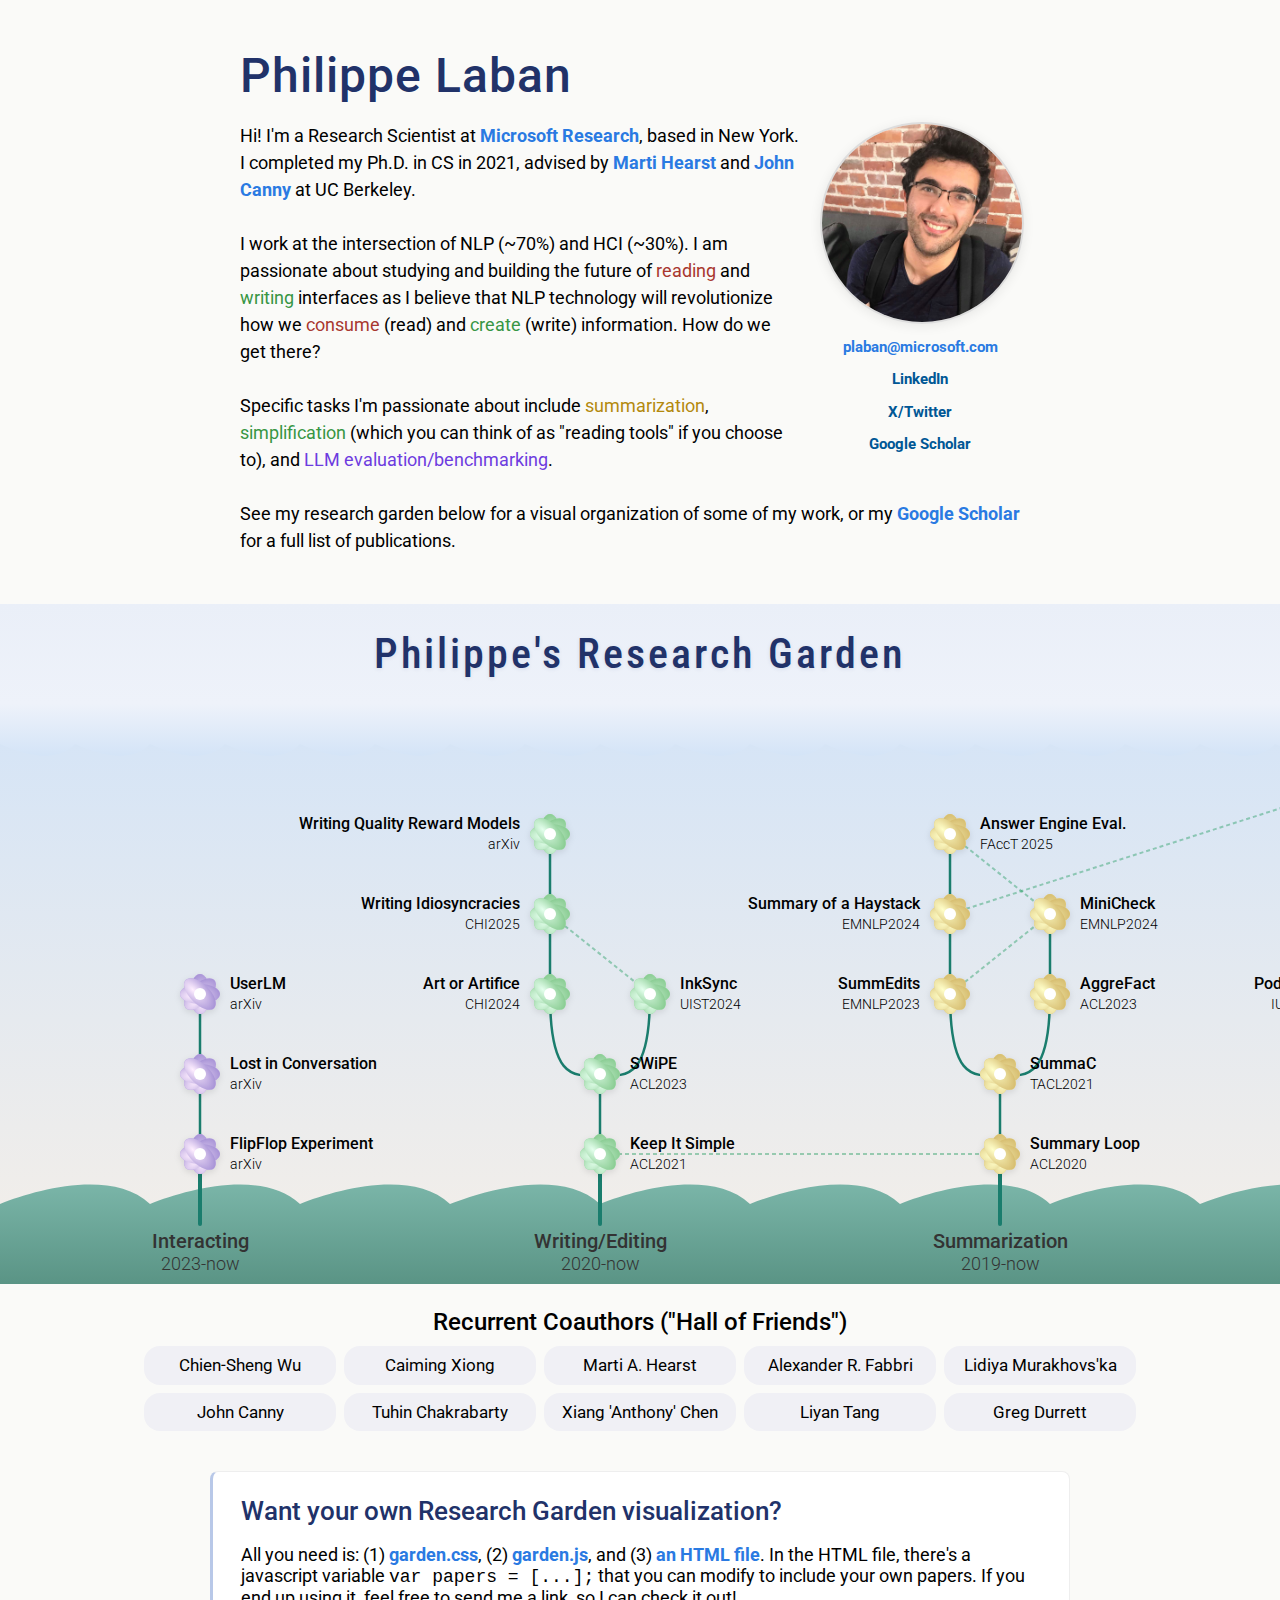
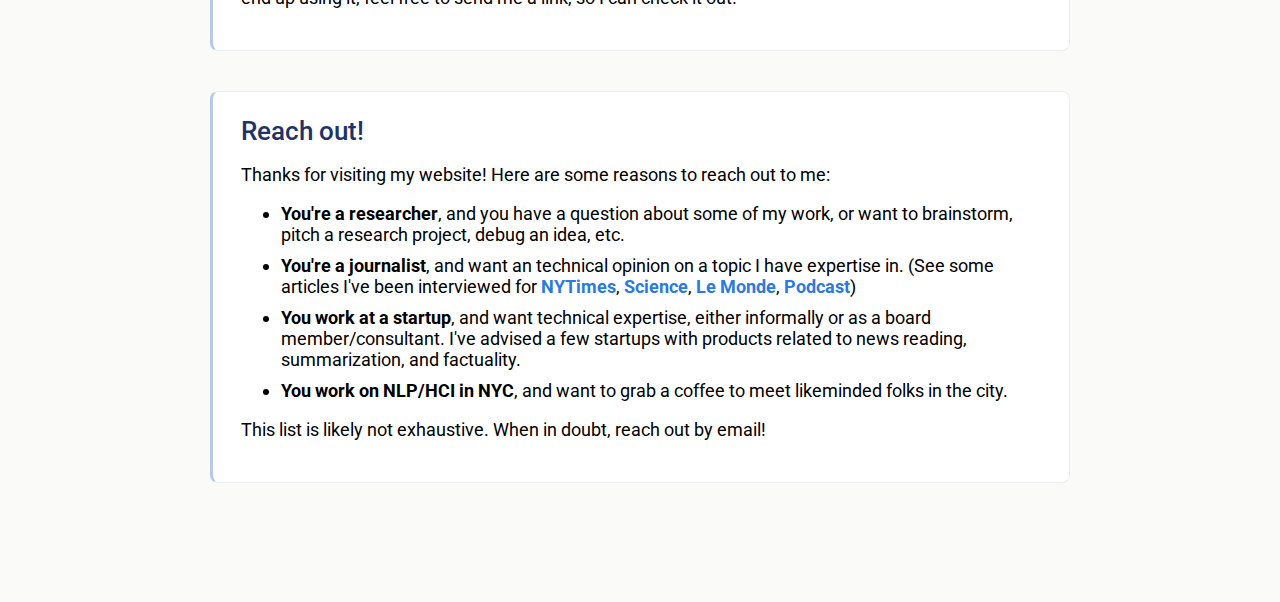
<file: index.html>
<!DOCTYPE html>
<html>
<head>
    <meta name="viewport" content="width=device-width, initial-scale=1.0">
    <meta name="google-site-verification" content="XilvwLQhsKzjrU7KUsndrYKzKy__exj0GnhpBgLZFHY" />
    <meta charset="UTF-8">
    <title>Philippe Laban - Researcher</title>
    <link rel="stylesheet" href="main.css">
    <link rel="stylesheet" href="garden.css">
    <style id="flower_css"></style>
</head>
<body>
    <div id="column">
        <div id="first_block">
            <div id="name">Philippe Laban</div>
            <div id="right_block">
                <img src="phil20.jpeg" id="phil_image" />
                <a href="mailto:plaban@microsoft.com">plaban@microsoft.com</a><br />
                <a href="https://www.linkedin.com/in/philippe-laban-b5a59b66/" target="_blank" style="color: #005795;">LinkedIn</a><br />
                <a href="https://x.com/PhilippeLaban" target="_blank" style="color: #005795;">X/Twitter</a><br />
                <a href="https://scholar.google.com/citations?user=fR5t200AAAAJ&hl=en&oi=ao" target="_blank" style="color: #005795;">Google Scholar</a>
            </div>
            <div id="intro_para">
                Hi! I'm a Research Scientist at <a href="https://www.microsoft.com/en-us/research/">Microsoft Research</a>, based in New York. I completed my Ph.D. in CS in 2021, advised by 
                <a href="http://people.ischool.berkeley.edu/~hearst/">Marti Hearst</a> and <a href="https://people.eecs.berkeley.edu/~jfc/">John Canny</a> at UC Berkeley.<br /><br />
    
                I work at the intersection of NLP (~70%) and HCI (~30%). I am passionate about studying and building the future of <span style="color: #a8372f;">reading</span> and <span style="color: #379644;">writing</span> interfaces as I believe that NLP technology will revolutionize how we <span style="color: #a8372f;">consume</span> (read) and <span style="color: #379644;">create</span> (write) information. How do we get there?<br /><br />

                Specific tasks I'm passionate about include <span style="color: #b3890d;">summarization</span>, <span style="color: #379644;">simplification</span> (which you can think of as "reading tools" if you choose to), and <span style="color: #6d3cdf;">LLM evaluation/benchmarking</span>.<br /><br />
    
                See my research garden below for a visual organization of some of my work, or my <a href="https://scholar.google.com/citations?user=fR5t200AAAAJ&hl=en&oi=ao" target="_blank">Google Scholar</a> for a full list of publications.
            </div>
        </div>
    </div>

    <!-- Research Garden -->
    <svg id="flower_template" xmlns="http://www.w3.org/2000/svg" viewBox="-10 -10 20 20">
        <ellipse rx="10" ry="20" transform="rotate(0)" fill="[[COLOR]]" class="petal [[FLOWER_CLASS]]"/>
        <ellipse rx="10" ry="20" transform="rotate(45)" fill="[[COLOR]]" class="petal [[FLOWER_CLASS]]"/>
        <ellipse rx="10" ry="20" transform="rotate(90)" fill="[[COLOR]]" class="petal [[FLOWER_CLASS]]"/>
        <ellipse rx="10" ry="20" transform="rotate(135)" fill="[[COLOR]]" class="petal [[FLOWER_CLASS]]"/>
        <ellipse rx="10" ry="20" transform="rotate(180)" fill="[[COLOR]]" class="petal [[FLOWER_CLASS]]"/>
        <ellipse rx="10" ry="20" transform="rotate(225)" fill="[[COLOR]]" class="petal [[FLOWER_CLASS]]"/>
        <ellipse rx="10" ry="20" transform="rotate(270)" fill="[[COLOR]]" class="petal [[FLOWER_CLASS]]"/>
        <ellipse rx="10" ry="20" transform="rotate(315)" fill="[[COLOR]]" class="petal [[FLOWER_CLASS]]"/>
        <circle r="6" fill="white"/>
    </svg>
    <div id="garden_title">Philippe's Research Garden</div>
    <div id="garden_container">
        <svg id="garden" preserveAspectRatio="xMinYMin meet"></svg>
     </div>
     <div id="coauthor_hall_of_fame">
        <div id="coauthor_title">Recurrent Coauthors ("Hall of Friends")</div>
        <div id="coauthor_list"></div>
    </div>
    <div id="paper_modal">
        <!-- a close icon at the top right -->
        <div id="paper_modal_close" onclick="$('#paper_modal').fadeOut(200);">X</div>
        <div id="paper_modal_title"></div>
        <div id="paper_modal_venue"></div>
        <div id="paper_modal_content"></div>
        <div id="paper_modal_links"></div>
    </div>

    <div class="section">
        <div class="section_title">Want your own Research Garden visualization?</div>
        <p>
            All you need is: (1) <a href="https://tingofurro.github.io/garden.css" target="_blank">garden.css</a>, (2) <a href="https://tingofurro.github.io/garden.js" target="_blank">garden.js</a>, and (3) <a href="https://github.com/tingofurro/tingofurro.github.io/blob/main/simple_garden.html" target="_blank">an HTML file</a>. In the HTML file, there's a javascript variable <code>var papers = [...];</code> that you can modify to include your own papers. If you end up using it, feel free to send me a link, so I can check it out!
        </p>
    </div>

    <div class="section" id="reach_out">
        <div class="section_title">Reach out!</div>

        <p>
            Thanks for visiting my website! Here are some reasons to reach out to me:
            <ul>
                <li><b>You're a researcher</b>, and you have a question about some of my work, or want to brainstorm, pitch a research project, debug an idea, etc.</li>
                <li><b>You're a journalist</b>, and want an technical opinion on a topic I have expertise in. (See some articles I've been interviewed for <a href="https://www.nytimes.com/2023/11/06/technology/chatbots-hallucination-rates.html">NYTimes</a>, <a href="https://www.science.org/content/article/is-your-ai-hallucinating-new-approach-can-tell-when-chatbots-make-things-up">Science</a>, <a href="https://www.lemonde.fr/pixels/article/2024/06/17/faut-il-s-inquieter-des-hallucinations-des-ia-comme-chatgpt-ou-gemini_6240971_4408996.html">Le Monde</a>, <a href="https://podcasts.apple.com/ca/podcast/like-your-new-best-friend-an-ai-chatbot/id1639175294?i=1000575694297">Podcast</a>)</li>
                <li><b>You work at a startup</b>, and want technical expertise, either informally or as a board member/consultant. I've advised a few startups with products related to news reading, summarization, and factuality.</li>
                <li><b>You work on NLP/HCI in NYC</b>, and want to grab a coffee to meet likeminded folks in the city.</li>
            </ul>

            This list is likely not exhaustive. When in doubt, reach out by email!
        </p>
    </div>


    <script src="https://code.jquery.com/jquery-3.6.0.min.js"></script>

    <script src="garden.js?v=2"></script>
    <script>
        var papers = [
        // {"id": "shuffle_test", "title": "Coherence: Shuffle Test", "venue": "ACL2021", "url": "https://arxiv.org/abs/2107.03448", "root_node": 1, "root_name": "Interacting\n2023-now", "root_color": "#D1BDFF", "coauthors": ["Luke Dai", "Lucas Bandarkar", "Marti A. Hearst"], "full_title": "Can Transformer Models Measure Coherence In Text? Re-Thinking the Shuffle Test", "summary": "Basic experiment that shows that a commonly used test to measure coherence in text (the Shuffle test) is saturated and ineffective, and encouraging the community to use more complex forms of the test (k-block Shuffle test).", "additional_links": {"code": "https://github.com/tingofurro/shuffle_test", "video": "https://aclanthology.org/2021.acl-short.134.mp4"}},
        // {"id": "quiz_design", "title": "QG: Quiz Design", "venue": "NAACL2022", "url": "https://arxiv.org/abs/2205.01730", "parent": "shuffle_test", "coauthors": ["Chien-Sheng Wu", "Lidiya Murakhovs'ka", "Wenhao Liu", "Caiming Xiong"], "full_title": "Quiz Design Task: Helping Teachers Create Quizzes with Automated Question Generation", "summary": "How do we evaluate question generation models (LLMs that generate questions). We recruited teachers/educators with experience designing exams, and asked them to use the QG models, finding that they tend to have strong agreement on questions they would select for an exam.", "additional_links": {"code": "https://github.com/salesforce/QGen"}},
        // {"id": "nnd", "title": "Near-Negative Distinction", "venue": "EMNLP2022", "url": "https://arxiv.org/abs/2205.06871", "parent": "quiz_design", "coauthors": ["Chien-Sheng Wu", "Caiming Xiong"], "full_title": "Near-Negative Distinction: Giving a Second Life to Human Evaluation Datasets", "summary": "A proposed method to improve evaluation methodology of generative models in cases where multiple references/candidates have been annotated.", "additional_links": {"code": "https://github.com/salesforce/nnd_evaluation"}},
        {"id": "flipflop", "title": "FlipFlop Experiment", "venue": "arXiv", "url": "https://arxiv.org/abs/2311.08596", "root_node": 1, "root_name": "Interacting\n2023-now", "root_color": "#D1BDFF", "coauthors": ["Lidiya Murakhovs'ka", "Caiming Xiong", "Chien-Sheng Wu"], "full_title": "Are You Sure? Challenging LLMs Leads to Performance Drops in The FlipFlop Experiment", "summary": "What happens when you give an LLM a classification task, it gets it right, and you ask it `Are you sure?`. Universally, LLMs tend to flip their answer: favoring to a superficial agreement with the user over being accurate. We connect the FlipFlop effect with the connect of sycophancy in LLMs, and show that finetuning is not a panacea to cure the issue, although it helps a bit."},
        {"id": "lost_in_conv", "title": "Lost in Conversation", "venue": "arXiv", "url": "https://arxiv.org/abs/2505.06120", "parent": "flipflop", "coauthors": ["Hiroaki Hayashi", "Yingbo Zhou", "Jennifer Neville"], "full_title": "LLMs Get Lost In Multi-Turn Conversation", "summary": "A large-scale simulation experiment with 15 LLMs. We show that on the exact same set of tasks, model performance degrades (39%!) in multi-turn underspecified conversation, compared to single-turn, fully-specified conversations. We find that this is because when models take a wrong turn, they get lost and do not recover (reliability issue rather than aptitude).", "additional_links": {"code": "https://github.com/microsoft/lost_in_conversation", "data": "https://huggingface.co/datasets/microsoft/lost_in_conversation"}},
        {"id": "userlm", "title": "UserLM", "venue": "arXiv", "url": "https://arxiv.org/abs/2510.06552", "coauthors": ["Tarek Naous", "Wei Xu", "Jennifer Neville"], "full_title": "Flipping the Dialogue: Training and Evaluating User Language Models", "summary": "We train an 8b LLM specifically to simulate the user role in user-AI conversations. We find that this model is much more diverse in natural in simulating users than prompting assistant models (the standard approach). We argue for the development of better user-simulating models, as we show assistant models are limited in their simulation capabilities.", "parent": "lost_in_conv", "additional_links": {"model": "https://huggingface.co/microsoft/UserLM-8b"}},

        {"id": "keepitsimple", "title": "Keep It Simple", "venue": "ACL2021", "url": "https://arxiv.org/abs/2107.03444", "root_node": 1, "root_name": "Writing/Editing\n2020-now", "root_color": "#B3F5BC", "coauthors": ["Tobias Schnabel", "Paul Bennett", "Marti A. Hearst"], "full_title": "Keep it Simple: Unsupervised Simplification of Multi-Paragraph Text", "summary": "First baby steps in the field of simplification (a sister task to summarization). We approached it in an entirely unsupervised way (a la Summary Loop), by crafting rewards for fluency, relevance, and simplicity, and optimizing through RL. Neat Finding: an algorithmic improvement to the popular SCST algorithm (k-SCST) which yielded much more stable training, and better models. Also: a focus on paragraph-level (rather than sentence-level) simplification, which was not so common at the time!", "additional_links": {"code": "https://github.com/tingofurro/keep_it_simple", "video": "https://aclanthology.org/2021.acl-long.498.mp4", "model": "https://huggingface.co/philippelaban/keep_it_simple"}},
        {"id": "swipe", "title": "SWiPE", "venue": "ACL2023", "url": "https://arxiv.org/abs/2305.19204", "parent": "keepitsimple", "coauthors": ["Jesse Vig", "Wojciech Kryscinski", "Caiming Xiong", "Chien-Sheng Wu"], "full_title": "SWiPE: A Dataset for Document-Level Simplification of Wikipedia Pages", "summary": "Improved the extraction process of simplification document pairs from Simple Wikipedia, showing that Swiki is a great resource to study the simplification process. Prior work had mostly disregarded SWiki in favor of less publicly available datasets such as Newsela.", "additional_links": {"code": "https://github.com/salesforce/simplification"}},
        {"id": "art_or_artifice", "title": "Art or Artifice", "venue": "CHI2024", "url": "https://arxiv.org/abs/2309.14556", "parent": "swipe", "coauthors": ["Tuhin Chakrabarty", "Chien-Sheng Wu"], "full_title": "Art or Artifice? Large Language Models and the False Promise of Creativity", "summary": "Work led by Tuhin Chakrabarty as an intern at Salesforce Research. Are LLMs capable of high-quality creative fictional writing, to the level of short-stories published in the New Yorker. We designed a methodology to evaluate story quality (through rigorous manual evaluation by expert writers), and found a very large gap between professionally-written and AI-generated stories. Neat Finding: at the time, LLMs were not capable of even judging which stories were better than others, and tended to favor more bland AI-like writing.", "additional_links": {"code": "https://github.com/salesforce/creativity_eval", "data (hf)": "https://huggingface.co/datasets/Salesforce/ttcw_creativity_eval", "video": "https://dl.acm.org/doi/10.1145/3613904.3642731"}},
        {"id": "ai_writing_idiosyncracies", "title": "Writing Idiosyncracies", "venue": "CHI2025", "url": "https://arxiv.org/abs/2409.14509", "is_left_child": 1, "parent": "art_or_artifice", "coauthors": ["Tuhin Chakrabarty", "Chien-Sheng Wu"], "full_title": "Can AI writing be salvaged? Mitigating Idiosyncrasies and Improving Human-AI Alignment in the Writing Process through Edits", "summary": "Work led by Tuhin at Salesforce Research. Following up on Art or Artifice. Lowering our expectation from a story (1000+ words) to a single paragraph (100-200 words). We find in a controlled experiment that LLMs still struggle to generate high-quality creative writing even in shorter form. Neat finding: when allowing an LLM to: (1) draft, (2) detect issues, (3) edit them through executable edits, then LLMs are capable of <b>improving</b> their writing!", "additional_links": {"code": "https://github.com/salesforce/creativity_eval/"}},
        {"id": "inksync", "title": "InkSync", "venue": "UIST2024", "url": "https://arxiv.org/abs/2309.15337", "indirect_connections": ["ai_writing_idiosyncracies"], "parent": "swipe", "coauthors": ["Jesse Vig", "Marti A. Hearst", "Caiming Xiong", "Chien-Sheng Wu"], "full_title": "Beyond the Chat: Executable and Verifiable Text-Editing with LLMs", "summary": "How do we imagine writing with an LLM should look like. We design the concept of 'executable edits' that an LLM-based system can propose, and design a framework to verify factual accuracy of these edits (Warn-Verify-Audit).", "additional_links": {"demo video": "https://www.youtube.com/watch?v=q7lf5CIMyvE", "live demo": "https://inksync.salesforceresearch.ai/", "code": "https://github.com/SalesforceAIResearch/inksync", "recorded presentation": "https://www.youtube.com/watch?v=3RMo1nWIqCY"}},

        {"id": "writing_quality_reward_models", "title": "Writing Quality Reward Models", "venue": "arXiv", "url": "https://arxiv.org/abs/2504.07532", "is_left_child": 1, "parent": "ai_writing_idiosyncracies", "coauthors": ["Tuhin Chakrabarty", "Chien-Sheng Wu"], "full_title": "AI-Slop to AI-Polish? Aligning Language Models through Edit-Based Writing Rewards and Test-time Computation", "summary": "Work co-led with Tuhin Chakrabarty continuing our great CHI2025. In this work, we build out methods to evaluate *writing quality* in for fiction and non-fiction writing tasks. We release a model (WQRM) we believe is best-in-class at measuring writing quality, as confirmed by our benchmark results.", "additional_links": {"code": "https://github.com/salesforce/creativity_eval/", "model": "huggingface.co/models?search=wqrm", "data": "https://github.com/salesforce/creativity_eval/tree/main/WritingRewards/WQ-benchmark-data"}},

        {"id": "summaryloop", "title": "Summary Loop", "venue": "ACL2020", "url": "https://arxiv.org/abs/2105.05361", "root_node": 1, "root_name": "Summarization\n2019-now", "root_color": "#FFE699", "coauthors": ["Andrew Hsi", "John Canny", "Marti A. Hearst"], "full_title": "The Summary Loop: Learning to Write Abstractive Summaries Without Examples", "summary": "My first foray into summarization! We designed an entirely unsupervised method for summarization that relied on RL optimization (before it was cool) to train a 'language model' (GPT2) to jointly optimize information coverage & fluency. Neat Idea: the most complex element to define was the Coverage scoring method, check it out in the paper.", "indirect_connections": ["keepitsimple"], "additional_links": {"video": "https://slideslive.com/38929183/summary-loop-unsupervised-abstractive-summarization", "code": "https://github.com/CannyLab/summary_loop", "models": "https://huggingface.co/philippelaban/summary_loop46"}},
        {"id": "summac", "title": "SummaC", "venue": "TACL2021", "url": "https://arxiv.org/abs/2111.09525", "parent": "summaryloop", "coauthors": ["Tobias Schnabel", "Paul N. Bennett", "Marti A. Hearst"], "full_title": "SummaC: Re-Visiting NLI-based Models for Inconsistency Detection in Summarization", "summary": "First adventures with factuality/faithfulness/consistency in text generation & summarization. At the time, most of the work had shown NLI methods did not work reliably to detect factual errors in generated text, and relied instead on more complex QG/QA pipelines. The work shows that more modern NLI models, when used at the right granularity, are competitive and much faster to run. We released the two models & the benchmark we created (SummaC).", "additional_links": {"video": "https://aclanthology.org/2022.tacl-1.10.mp4", "code/data": "https://github.com/tingofurro/summac"}},


        {"id": "summedits", "title": "SummEdits", "venue": "EMNLP2023", "url": "https://arxiv.org/abs/2305.14540", "parent": "summac", "coauthors": ["Wojciech Kryściński", "Divyansh Agarwal", "Alexander R. Fabbri", "Caiming Xiong", "Shafiq Joty", "Chien-Sheng Wu"], "full_title": "LLMs as Factual Reasoners: Insights from Existing Benchmarks and Beyond", "summary": "First work leveraging LLMs (GPT-3.5-turbo)! Can we use an LLM as part of a benchmark creation process to lower the cost of data acquisition while maintaining quality. Neat Finding: we create a dataset for summary factual inconsistency detection that costs 20x less per sample with very high IAA. Most LLMs at the time struggled to beat near-random performance on SummEdits.", "additional_links": {"video": "https://aclanthology.org/2023.emnlp-main.600.mp4", "data (hf)": "https://huggingface.co/datasets/Salesforce/summedits", "code": "https://github.com/salesforce/factualNLG"}},
        {"id": "summary_of_a_haystack", "title": "Summary of a Haystack", "is_left_child": 1, "venue": "EMNLP2024", "url": "https://arxiv.org/abs/2407.01370", "parent": "summedits", "coauthors": ["Alexander R. Fabbri", "Caiming Xiong", "Chien-Sheng Wu"], "full_title": "Summary of a Haystack: A Challenge to Long-Context LLMs and RAG Systems", "summary": "How good are LLMs or RAG systems at dealing with long-context (~100k tokens) and precisely summarizing and citing back to relevant documents. Alex Fabbri & I very carefully synthesized Haystacks of documents to explore the subject. Neat Finding: in 2024, RAG vs. long-context LLMs is not a winner takes all (yet). RAGs are better when citation/attribution is important, whereas long-context single-step is more competitive when information (without citation) is desired.", "additional_links": {"data (hf)": "https://huggingface.co/datasets/Salesforce/summary-of-a-haystack", "code": "https://github.com/salesforce/summary-of-a-haystack"}},
        {"id": "answer_engine_eval", "title": "Answer Engine Eval.", "venue": "FAccT 2025", "url": "https://arxiv.org/abs/2410.22349", "parent": "summary_of_a_haystack", "coauthors": ["Pranav Narayanan Venkit", "Yilun Zhou", "Yixin Mao", "Chien-Sheng Wu"], "full_title": "Search Engines in an AI Era: The False Promise of Factual and Verifiable Source-Cited Responses", "summary": "Work led by Pranav Venkit as an intern at Salesforce Research. Explored whether 'answer engines' (generative search engines, which are simply RAG-based summarization systems) capbale of producing accurate and attributed answers to technical user queries. Neat Finding: the qualitative study led to a quantitative framework with ~8 metrics, most of which current answer engines struggle on.", "additional_links": {"code": "https://github.com/SalesforceAIResearch/answer-engine-eval"}},


        {"id": "aggrefact", "title": "AggreFact", "venue": "ACL2023", "url": "https://arxiv.org/abs/2205.12854", "parent": "summac", "coauthors": ["Liyan Tang", "Tanya Goyal", "Alexander R. Fabbri", "Jiacheng Xu", "Semih Yavuz", "Wojciech Kryściński", "Justin F. Rousseau", "Greg Durrett"], "full_title": "Understanding Factual Errors in Summarization: Errors, Summarizers, Datasets, Error Detectors", "summary": "Work led by Liyan Tang on creating a larger-scale benchmark for factuality in summarization (AggreFact) to better understand error types that occur across model generations. Neat Finding: the distribution of factual error types shifts with different generations of models. As generative models get better, the kinds of factual errors they make become more subtle... and more difficult to catch. (oh no!)", "additional_links": {"video": "https://aclanthology.org/2023.acl-long.650.mp4", "data": "https://github.com/Liyan06/AggreFact"}},

        {"id": "minicheck", "title": "MiniCheck", "venue": "EMNLP2024", "url": "https://arxiv.org/abs/2404.10774", "parent": "aggrefact", "indirect_connections": ["summedits", "answer_engine_eval"], "coauthors": ["Liyan Tang", "Greg Durrett"], "full_title": "MiniCheck: Efficient Fact-Checking of LLMs on Grounding Documents", "summary": "Work led by Liyan Tang. Very clever data synthesis process to create challenging (positive/negative) samples for factual inconsistency detection. When training a model on the synthetic data, we obtain a factual inconsistency checker as good as the top LLMs (Claude / GPT) but 300x cheaper to run!", "additional_links": {"code": "https://github.com/Liyan06/MiniCheck", "leaderboard": "https://llm-aggrefact.github.io/", "model (hf)": "https://huggingface.co/bespokelabs/Bespoke-MiniCheck-7B", "data (hf)": "https://huggingface.co/datasets/lytang/LLM-AggreFact"}},

        {"id": "newslens", "title": "NewsLens", "venue": "ACL2017 Workshop", "url": "https://aclanthology.org/W17-2701.pdf", "root_node": 1, "root_name": "Reading\n2016-2023", "root_color": "#FA9189", "coauthors": ["Marti A. Hearst"], "full_title": "newsLens: building and visualizing long-ranging news stories", "summary": "My first foray into news reading interfaces, presented at the News Workshop of ACL 2017. The work presents how a large-scale stream of news articles can be organized into evolving news timelines, how to name and visualize them."},
        {"id": "news_chatbot", "title": "News Chatbot", "venue": "ACL2020", "url": "https://arxiv.org/abs/2105.05392", "parent": "newslens", "coauthors": ["John Canny", "Marti A. Hearst"], "full_title": "What's The Latest? A Question-driven News Chatbot", "summary": "For the NewsLens stories, what would it look like to 'chat' with a system about an evolving news story's that can have 1000+ articles (pre-ChatGPT !!). Neat Finding: if you recommend questions to users, they can have fairly long conversation, reading through more than an average article's length of content.", "additional_links": {"video": "https://slideslive.com/38928615/whats-the-latest-a-questiondriven-news-chatbot"}},
        {"id": "newspod", "title": "Podcasts", "venue": "IUI2022", "url": "https://arxiv.org/abs/2202.07146", "parent": "news_chatbot", "coauthors": ["Elicia Ye", "Srujay Korlakunta", "John Canny", "Marti A. Hearst"], "full_title": "NewsPod: Automatic and Interactive News Podcasts", "summary": "Taking Newslens and its chat to the next level: by exploring whether stoires can be turned into conversational (multi-voice) and interactive (user can speak) podcasts. Neat Finding: using multiple voices when synthesizing speech lowers user fatigue, and adding a Q&A format reduces monotonicity. Users are sometimes willing to jump in and ask their own questions.", "additional_links": {"live_demo": "https://newspod.github.io/", "Interview (Apple Podcast)": "https://podcasts.apple.com/ca/podcast/like-your-new-best-friend-an-ai-chatbot/id1639175294?i=1000575694297"}},
        {"id": "news_headline_grouping", "title": "Headline Grouping", "venue": "NAACL2021", "url": "https://arxiv.org/abs/2105.05391", "parent": "news_chatbot", "coauthors": ["Marti A. Hearst"], "full_title": "News Headline Grouping as a Challenging NLU Task", "summary": "Focused work on a challenging NLP task related to news headline writing. Can we automatically detect when two headlines relate to the same real-world event? It happens to be challenging because of the complex process involved in crafting news headlines.", "additional_links": {"code": "https://github.com/tingofurro/headline_grouping", "data (HF)": "https://huggingface.co/philippelaban/headline_grouping", "video": "https://aclanthology.org/2021.naacl-main.255.mp4"}},
        {"id": "discord_questions", "title": "Discord Questions", "venue": "EMNLP2022", "url": "https://arxiv.org/abs/2211.05007", "parent": "news_headline_grouping", "coauthors": ["Chien-Sheng Wu", "Lidiya Murakhovs'ka", "Xiang 'Anthony' Chen", "Caiming Xiong"], "full_title": "Discord Questions: A Computational Approach To Diversity Analysis in News Coverage", "summary": "Given a set of news articles (and/or documents) that cover a common topic (news event), can we find key questions that surface when the sources agree, or disagree. Can these be used to surface the diversity in coverage that exists in the corpus? Neat Finding: even pre-ChatGPT, this was possible: over-generate 100+ questions, and filter out to the few that fit strict criteria.", "additional_links": {"video": "https://aclanthology.org/2022.findings-emnlp.380.mp4", "code": "https://github.com/salesforce/discord_questions", "data": "https://huggingface.co/Salesforce/qa_consolidation", "models": "https://huggingface.co/Salesforce/discord_qg"}},
        {"id": "assembly", "title": "Assembly", "venue": "CHI2023", "url": "https://arxiv.org/abs/2302.08997", "parent": "discord_questions", "coauthors": ["Chien-Sheng Wu", "Lidiya Murakhovs'ka", "Xiang 'Anthony' Chen", "Caiming Xiong"], "full_title": "Designing and Evaluating Interfaces that Highlight News Coverage Diversity Using Discord Questions", "summary": "Once we have Discord Questions, how do we use them in practice in news reading interfaces, both for journalism professionals, and everyday newsreaders (the 'Assembly' interfaces). Neat Finding: we showed in a study with 100+ participants that the annotated article interface leads to better access to coverage diversity, while not being more complicated to use (success!).", "additional_links": {"video": "https://www.youtube.com/watch?v=s2mBv3xD7Lg"}},
        {"id": "diverse_summ", "title": "DiverseSumm", "venue": "NAACL2024", "url": "https://arxiv.org/abs/2309.09369", "indirect_connections": ["summary_of_a_haystack"], "parent": "assembly", "coauthors": ["Kung-Hsiang Huang", "Alexander R. Fabbri", "Prafulla Kumar Choubey", "Caiming Xiong", "Chien-Sheng Wu"], "full_title": "Embrace Divergence for Richer Insights: A Multi-document Summarization Benchmark and a Case Study on Summarizing Diverse Information from News Articles", "summary": "Follow-up of Discord Questions & Assembly. Once we've found a topic of discord within a corpus of documents, how good are LLMs at describing this diversity when they summarize the information. Neat finding: LLMs are not so good at nuanced summarization, and tend to focus on information either at the top/bottom of their context window (arbitrary), or on predominantly represent opinion. Work led by Steeve Huang when he was an intern at Salesforce Research!", "additional_links": {"code/data": "https://github.com/salesforce/DiverseSumm"}}
    ]

        build_garden(papers);
    </script>

</body>
</html>
</file>
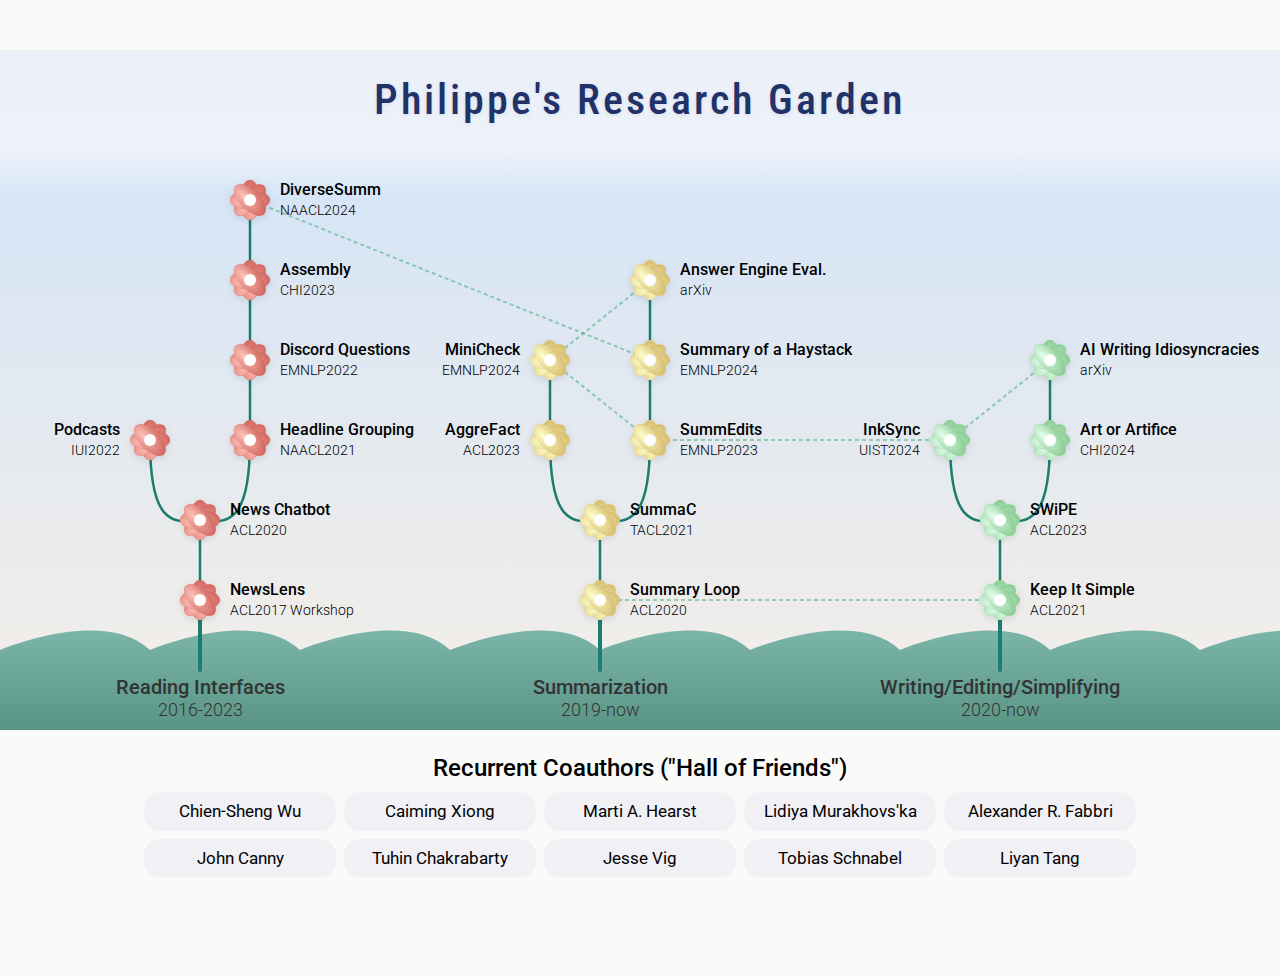
<file: simple_garden.html>
<!DOCTYPE html>
<html>
<head>
    <meta name="viewport" content="width=device-width, initial-scale=1.0">
    <meta charset="UTF-8">
    <title>Simple Research Garden</title>
    <link rel="stylesheet" href="main.css">
    <link rel="stylesheet" href="garden.css">
    <style id="flower_css"></style>
</head>
<body>
    <!-- Research Garden -->
    <svg id="flower_template" xmlns="http://www.w3.org/2000/svg" viewBox="-10 -10 20 20">
        <ellipse rx="10" ry="20" transform="rotate(0)" fill="[[COLOR]]" class="petal [[FLOWER_CLASS]]"/>
        <ellipse rx="10" ry="20" transform="rotate(45)" fill="[[COLOR]]" class="petal [[FLOWER_CLASS]]"/>
        <ellipse rx="10" ry="20" transform="rotate(90)" fill="[[COLOR]]" class="petal [[FLOWER_CLASS]]"/>
        <ellipse rx="10" ry="20" transform="rotate(135)" fill="[[COLOR]]" class="petal [[FLOWER_CLASS]]"/>
        <ellipse rx="10" ry="20" transform="rotate(180)" fill="[[COLOR]]" class="petal [[FLOWER_CLASS]]"/>
        <ellipse rx="10" ry="20" transform="rotate(225)" fill="[[COLOR]]" class="petal [[FLOWER_CLASS]]"/>
        <ellipse rx="10" ry="20" transform="rotate(270)" fill="[[COLOR]]" class="petal [[FLOWER_CLASS]]"/>
        <ellipse rx="10" ry="20" transform="rotate(315)" fill="[[COLOR]]" class="petal [[FLOWER_CLASS]]"/>
        <circle r="6" fill="white"/>
    </svg>
    <div id="garden_title">Philippe's Research Garden</div>
    <div id="garden_container">
        <svg id="garden" preserveAspectRatio="xMinYMin meet"></svg>
     </div>
     <div id="coauthor_hall_of_fame">
        <div id="coauthor_title">Recurrent Coauthors ("Hall of Friends")</div>
        <div id="coauthor_list"></div>
    </div>
    <div id="paper_modal">
        <!-- a close icon at the top right -->
        <div id="paper_modal_close" onclick="$('#paper_modal').fadeOut(200);">X</div>
        <div id="paper_modal_title"></div>
        <div id="paper_modal_venue"></div>
        <div id="paper_modal_content"></div>
        <div id="paper_modal_links"></div>
    </div>

    <script src="https://code.jquery.com/jquery-3.6.0.min.js"></script>

    <script src="garden.js?v=2"></script>
    <script>
        var papers = [
        {"id": "newslens", "title": "NewsLens", "venue": "ACL2017 Workshop", "url": "https://aclanthology.org/W17-2701.pdf", "root_node": 1, "root_name": "Reading Interfaces\n2016-2023", "root_color": "#FA9189", "coauthors": ["Marti A. Hearst"], "full_title": "newsLens: building and visualizing long-ranging news stories", "summary": "My first foray into news reading interfaces, presented at the News Workshop of ACL 2017. The work presents how a large-scale stream of news articles can be organized into evolving news timelines, how to name and visualize them."},
        {"id": "news_chatbot", "title": "News Chatbot", "venue": "ACL2020", "url": "https://arxiv.org/abs/2105.05392", "parent": "newslens", "coauthors": ["John Canny", "Marti A. Hearst"], "full_title": "What's The Latest? A Question-driven News Chatbot", "summary": "For the NewsLens stories, what would it look like to 'chat' with a system about an evolving news story's that can have 1000+ articles (pre-ChatGPT !!). Neat Finding: if you recommend questions to users, they can have fairly long conversation, reading through more than an average article's length of content.", "additional_links": {"video": "https://slideslive.com/38928615/whats-the-latest-a-questiondriven-news-chatbot"}},
        {"id": "newspod", "title": "Podcasts", "venue": "IUI2022", "url": "https://arxiv.org/abs/2202.07146", "parent": "news_chatbot", "coauthors": ["Elicia Ye", "Srujay Korlakunta", "John Canny", "Marti A. Hearst"], "full_title": "NewsPod: Automatic and Interactive News Podcasts", "summary": "Taking Newslens and its chat to the next level: by exploring whether stoires can be turned into conversational (multi-voice) and interactive (user can speak) podcasts. Neat Finding: using multiple voices when synthesizing speech lowers user fatigue, and adding a Q&A format reduces monotonicity. Users are sometimes willing to jump in and ask their own questions.", "additional_links": {"live_demo": "https://newspod.github.io/", "Interview (Apple Podcast)": "https://podcasts.apple.com/ca/podcast/like-your-new-best-friend-an-ai-chatbot/id1639175294?i=1000575694297"}},
        {"id": "news_headline_grouping", "title": "Headline Grouping", "venue": "NAACL2021", "url": "https://arxiv.org/abs/2105.05391", "parent": "news_chatbot", "coauthors": ["Marti A. Hearst"], "full_title": "News Headline Grouping as a Challenging NLU Task", "summary": "Focused work on a challenging NLP task related to news headline writing. Can we automatically detect when two headlines relate to the same real-world event? It happens to be challenging because of the complex process involved in crafting news headlines.", "additional_links": {"code": "https://github.com/tingofurro/headline_grouping", "data (HF)": "https://huggingface.co/philippelaban/headline_grouping", "video": "https://aclanthology.org/2021.naacl-main.255.mp4"}},
        {"id": "discord_questions", "title": "Discord Questions", "venue": "EMNLP2022", "url": "https://arxiv.org/abs/2211.05007", "parent": "news_headline_grouping", "coauthors": ["Chien-Sheng Wu", "Lidiya Murakhovs'ka", "Xiang 'Anthony' Chen", "Caiming Xiong"], "full_title": "Discord Questions: A Computational Approach To Diversity Analysis in News Coverage", "summary": "Given a set of news articles (and/or documents) that cover a common topic (news event), can we find key questions that surface when the sources agree, or disagree. Can these be used to surface the diversity in coverage that exists in the corpus? Neat Finding: even pre-ChatGPT, this was possible: over-generate 100+ questions, and filter out to the few that fit strict criteria.", "additional_links": {"video": "https://aclanthology.org/2022.findings-emnlp.380.mp4", "code": "https://github.com/salesforce/discord_questions", "data": "https://huggingface.co/Salesforce/qa_consolidation", "models": "https://huggingface.co/Salesforce/discord_qg"}},
        {"id": "assembly", "title": "Assembly", "venue": "CHI2023", "url": "https://arxiv.org/abs/2302.08997", "parent": "discord_questions", "coauthors": ["Chien-Sheng Wu", "Lidiya Murakhovs'ka", "Xiang 'Anthony' Chen", "Caiming Xiong"], "full_title": "Designing and Evaluating Interfaces that Highlight News Coverage Diversity Using Discord Questions", "summary": "Once we have Discord Questions, how do we use them in practice in news reading interfaces, both for journalism professionals, and everyday newsreaders (the 'Assembly' interfaces). Neat Finding: we showed in a study with 100+ participants that the annotated article interface leads to better access to coverage diversity, while not being more complicated to use (success!).", "additional_links": {"video": "https://www.youtube.com/watch?v=s2mBv3xD7Lg"}},
        {"id": "diverse_summ", "title": "DiverseSumm", "venue": "NAACL2024", "url": "https://arxiv.org/abs/2309.09369", "parent": "assembly", "coauthors": ["Kung-Hsiang Huang", "Alexander R. Fabbri", "Prafulla Kumar Choubey", "Caiming Xiong", "Chien-Sheng Wu"], "full_title": "Embrace Divergence for Richer Insights: A Multi-document Summarization Benchmark and a Case Study on Summarizing Diverse Information from News Articles", "summary": "Follow-up of Discord Questions & Assembly. Once we've found a topic of discord within a corpus of documents, how good are LLMs at describing this diversity when they summarize the information. Neat finding: LLMs are not so good at nuanced summarization, and tend to focus on information either at the top/bottom of their context window (arbitrary), or on predominantly represent opinion. Work led by Steeve Huang when he was an intern at Salesforce Research!", "additional_links": {"code/data": "https://github.com/salesforce/DiverseSumm"}},
        {"id": "summaryloop", "title": "Summary Loop", "venue": "ACL2020", "url": "https://arxiv.org/abs/2105.05361", "root_node": 1, "root_name": "Summarization\n2019-now", "root_color": "#FFE699", "coauthors": ["Andrew Hsi", "John Canny", "Marti A. Hearst"], "full_title": "The Summary Loop: Learning to Write Abstractive Summaries Without Examples", "summary": "My first foray into summarization! We designed an entirely unsupervised method for summarization that relied on RL optimization (before it was cool) to train a 'language model' (GPT2) to jointly optimize information coverage & fluency. Neat Idea: the most complex element to define was the Coverage scoring method, check it out in the paper.", "additional_links": {"video": "https://slideslive.com/38929183/summary-loop-unsupervised-abstractive-summarization", "code": "https://github.com/CannyLab/summary_loop", "models": "https://huggingface.co/philippelaban/summary_loop46"}},
        {"id": "summac", "title": "SummaC", "venue": "TACL2021", "url": "https://arxiv.org/abs/2111.09525", "parent": "summaryloop", "coauthors": ["Tobias Schnabel", "Paul N. Bennett", "Marti A. Hearst"], "full_title": "SummaC: Re-Visiting NLI-based Models for Inconsistency Detection in Summarization", "summary": "First adventures with factuality/faithfulness/consistency in text generation & summarization. At the time, most of the work had shown NLI methods did not work reliably to detect factual errors in generated text, and relied instead on more complex QG/QA pipelines. The work shows that more modern NLI models, when used at the right granularity, are competitive and much faster to run. We released the two models & the benchmark we created (SummaC).", "additional_links": {"video": "https://aclanthology.org/2022.tacl-1.10.mp4", "code/data": "https://github.com/tingofurro/summac"}},
        {"id": "aggrefact", "title": "AggreFact", "venue": "ACL2023", "url": "https://arxiv.org/abs/2205.12854", "parent": "summac", "coauthors": ["Liyan Tang", "Tanya Goyal", "Alexander R. Fabbri", "Jiacheng Xu", "Semih Yavuz", "Wojciech Kryściński", "Justin F. Rousseau", "Greg Durrett"], "full_title": "Understanding Factual Errors in Summarization: Errors, Summarizers, Datasets, Error Detectors", "summary": "Work led by Liyan Tang on creating a larger-scale benchmark for factuality in summarization (AggreFact) to better understand error types that occur across model generations. Neat Finding: the distribution of factual error types shifts with different generations of models. As generative models get better, the kinds of factual errors they make become more subtle... and more difficult to catch. (oh no!)", "additional_links": {"video": "https://aclanthology.org/2023.acl-long.650.mp4", "data": "https://github.com/Liyan06/AggreFact"}},
        {"id": "summedits", "title": "SummEdits", "venue": "EMNLP2023", "url": "https://arxiv.org/abs/2305.14540", "parent": "summac", "indirect_connections": ["minicheck"], "coauthors": ["Wojciech Kryściński", "Divyansh Agarwal", "Alexander R. Fabbri", "Caiming Xiong", "Shafiq Joty", "Chien-Sheng Wu"], "full_title": "LLMs as Factual Reasoners: Insights from Existing Benchmarks and Beyond", "summary": "First work leveraging LLMs (GPT-3.5-turbo)! Can we use an LLM as part of a benchmark creation process to lower the cost of data acquisition while maintaining quality. Neat Finding: we create a dataset for summary factual inconsistency detection that costs 20x less per sample with very high IAA. Most LLMs at the time struggled to beat near-random performance on SummEdits.", "additional_links": {"video": "https://aclanthology.org/2023.emnlp-main.600.mp4", "data (hf)": "https://huggingface.co/datasets/Salesforce/summedits", "code": "https://github.com/salesforce/factualNLG"}},
        {"id": "minicheck", "title": "MiniCheck", "venue": "EMNLP2024", "url": "https://arxiv.org/abs/2404.10774", "parent": "aggrefact", "is_left_child": 1, "coauthors": ["Liyan Tang", "Greg Durrett"], "full_title": "MiniCheck: Efficient Fact-Checking of LLMs on Grounding Documents", "summary": "Work led by Liyan Tang. Very clever data synthesis process to create challenging (positive/negative) samples for factual inconsistency detection. When training a model on the synthetic data, we obtain a factual inconsistency checker as good as the top LLMs (Claude / GPT) but 300x cheaper to run!", "additional_links": {"code": "https://github.com/Liyan06/MiniCheck", "leaderboard": "https://llm-aggrefact.github.io/", "model (hf)": "https://huggingface.co/bespokelabs/Bespoke-MiniCheck-7B", "data (hf)": "https://huggingface.co/datasets/lytang/LLM-AggreFact"}},
        {"id": "summary_of_a_haystack", "title": "Summary of a Haystack", "venue": "EMNLP2024", "url": "https://arxiv.org/abs/2407.01370", "parent": "summedits", "indirect_connections": ["diverse_summ"], "coauthors": ["Alexander R. Fabbri", "Caiming Xiong", "Chien-Sheng Wu"], "full_title": "Summary of a Haystack: A Challenge to Long-Context LLMs and RAG Systems", "summary": "How good are LLMs or RAG systems at dealing with long-context (~100k tokens) and precisely summarizing and citing back to relevant documents. Alex Fabbri & I very carefully synthesized Haystacks of documents to explore the subject. Neat Finding: in 2024, RAG vs. long-context LLMs is not a winner takes all (yet). RAGs are better when citation/attribution is important, whereas long-context single-step is more competitive when information (without citation) is desired.", "additional_links": {"data (hf)": "https://huggingface.co/datasets/Salesforce/summary-of-a-haystack", "code": "https://github.com/salesforce/summary-of-a-haystack"}},
        {"id": "answer_engine_eval", "title": "Answer Engine Eval.", "venue": "arXiv", "url": "https://arxiv.org/abs/2410.22349", "parent": "summary_of_a_haystack", "indirect_connections": ["minicheck"], "coauthors": ["Pranav Narayanan Venkit", "Yilun Zhou", "Yixin Mao", "Chien-Sheng Wu"], "full_title": "Search Engines in an AI Era: The False Promise of Factual and Verifiable Source-Cited Responses", "summary": "Work led by Pranav Venkit as an intern at Salesforce Research. Explored whether 'answer engines' (generative search engines, which are simply RAG-based summarization systems) capbale of producing accurate and attributed answers to technical user queries. Neat Finding: the qualitative study led to a quantitative framework with ~8 metrics, most of which current answer engines struggle on.", "additional_links": {"code": "https://github.com/SalesforceAIResearch/answer-engine-eval"}},
        {"id": "keepitsimple", "title": "Keep It Simple", "venue": "ACL2021", "url": "https://arxiv.org/abs/2107.03444", "root_node": 1, "root_name": "Writing/Editing/Simplifying\n2020-now", "root_color": "#B3F5BC", "indirect_connections": ["summaryloop"], "coauthors": ["Tobias Schnabel", "Paul Bennett", "Marti A. Hearst"], "full_title": "Keep it Simple: Unsupervised Simplification of Multi-Paragraph Text", "summary": "First baby steps in the field of simplification (a sister task to summarization). We approached it in an entirely unsupervised way (a la Summary Loop), by crafting rewards for fluency, relevance, and simplicity, and optimizing through RL. Neat Finding: an algorithmic improvement to the popular SCST algorithm (k-SCST) which yielded much more stable training, and better models. Also: a focus on paragraph-level (rather than sentence-level) simplification, which was not so common at the time!", "additional_links": {"code": "https://github.com/tingofurro/keep_it_simple", "video": "https://aclanthology.org/2021.acl-long.498.mp4", "model": "https://huggingface.co/philippelaban/keep_it_simple"}},
        {"id": "swipe", "title": "SWiPE", "venue": "ACL2023", "url": "https://arxiv.org/abs/2305.19204", "parent": "keepitsimple", "coauthors": ["Jesse Vig", "Wojciech Kryscinski", "Caiming Xiong", "Chien-Sheng Wu"], "full_title": "SWiPE: A Dataset for Document-Level Simplification of Wikipedia Pages", "summary": "Improved the extraction process of simplification document pairs from Simple Wikipedia, showing that Swiki is a great resource to study the simplification process. Prior work had mostly disregarded SWiki in favor of less publicly available datasets such as Newsela.", "additional_links": {"code": "https://github.com/salesforce/simplification"}},
        {"id": "inksync", "title": "InkSync", "venue": "UIST2024", "url": "https://arxiv.org/abs/2309.15337", "parent": "swipe", "is_left_child": 1, "indirect_connections": ["summedits"], "coauthors": ["Jesse Vig", "Marti A. Hearst", "Caiming Xiong", "Chien-Sheng Wu"], "full_title": "Beyond the Chat: Executable and Verifiable Text-Editing with LLMs", "summary": "How do we imagine writing with an LLM should look like. We design the concept of 'executable edits' that an LLM-based system can propose, and design a framework to verify factual accuracy of these edits (Warn-Verify-Audit).", "additional_links": {"demo video": "https://www.youtube.com/watch?v=q7lf5CIMyvE", "live demo": "https://inksync.salesforceresearch.ai/", "code": "https://github.com/SalesforceAIResearch/inksync", "recorded presentation": "https://www.youtube.com/watch?v=3RMo1nWIqCY"}},
        {"id": "art_or_artifice", "title": "Art or Artifice", "venue": "CHI2024", "url": "https://arxiv.org/abs/2309.14556", "parent": "swipe", "coauthors": ["Tuhin Chakrabarty", "Chien-Sheng Wu"], "full_title": "Art or Artifice? Large Language Models and the False Promise of Creativity", "summary": "Work led by Tuhin Chakrabarty as an intern at Salesforce Research. Are LLMs capable of high-quality creative fictional writing, to the level of short-stories published in the New Yorker. We designed a methodology to evaluate story quality (through rigorous manual evaluation by expert writers), and found a very large gap between professionally-written and AI-generated stories. Neat Finding: at the time, LLMs were not capable of even judging which stories were better than others, and tended to favor more bland AI-like writing.", "additional_links": {"code": "https://github.com/salesforce/creativity_eval", "data (hf)": "https://huggingface.co/datasets/Salesforce/ttcw_creativity_eval", "video": "https://dl.acm.org/doi/10.1145/3613904.3642731"}},
        {"id": "ai_writing_idiosyncracies", "title": "AI Writing Idiosyncracies", "venue": "arXiv", "url": "https://arxiv.org/abs/2409.14509", "parent": "art_or_artifice", "indirect_connections": ["inksync"], "coauthors": ["Tuhin Chakrabarty", "Chien-Sheng Wu"], "full_title": "Can AI writing be salvaged? Mitigating Idiosyncrasies and Improving Human-AI Alignment in the Writing Process through Edits", "summary": "Work led by Tuhin at Salesforce Research. Following up on Art or Artifice. Lowering our expectation from a story (1000+ words) to a single paragraph (100-200 words). We find in a controlled experiment that LLMs still struggle to generate high-quality creative writing even in shorter form. Neat finding: when allowing an LLM to: (1) draft, (2) detect issues, (3) edit them through executable edits, then LLMs are capable of <b>improving</b> their writing!", "additional_links": {"code": "https://github.com/salesforce/creativity_eval/"}},
        {"id": "shuffle_test", "title": "Coherence: Shuffle Test", "venue": "ACL2021", "url": "https://arxiv.org/abs/2107.03448", "root_node": 1, "root_name": "LM Evaluation\n2020-now", "root_color": "#D1BDFF", "coauthors": ["Luke Dai", "Lucas Bandarkar", "Marti A. Hearst"], "full_title": "Can Transformer Models Measure Coherence In Text? Re-Thinking the Shuffle Test", "summary": "Basic experiment that shows that a commonly used test to measure coherence in text (the Shuffle test) is saturated and ineffective, and encouraging the community to use more complex forms of the test (k-block Shuffle test).", "additional_links": {"code": "https://github.com/tingofurro/shuffle_test", "video": "https://aclanthology.org/2021.acl-short.134.mp4"}},
        {"id": "quiz_design", "title": "QG: Quiz Design", "venue": "NAACL2022", "url": "https://arxiv.org/abs/2205.01730", "parent": "shuffle_test", "coauthors": ["Chien-Sheng Wu", "Lidiya Murakhovs'ka", "Wenhao Liu", "Caiming Xiong"], "full_title": "Quiz Design Task: Helping Teachers Create Quizzes with Automated Question Generation", "summary": "How do we evaluate question generation models (LLMs that generate questions). We recruited teachers/educators with experience designing exams, and asked them to use the QG models, finding that they tend to have strong agreement on questions they would select for an exam.", "additional_links": {"code": "https://github.com/salesforce/QGen"}},
        {"id": "nnd", "title": "Near-Negative Distinction", "venue": "EMNLP2022", "url": "https://arxiv.org/abs/2205.06871", "parent": "quiz_design", "coauthors": ["Chien-Sheng Wu", "Caiming Xiong"], "full_title": "Near-Negative Distinction: Giving a Second Life to Human Evaluation Datasets", "summary": "A proposed method to improve evaluation methodology of generative models in cases where multiple references/candidates have been annotated.", "additional_links": {"code": "https://github.com/salesforce/nnd_evaluation"}},
        {"id": "flipflop", "title": "FlipFlop Experiment", "venue": "arXiv", "url": "https://arxiv.org/abs/2311.08596", "parent": "nnd", "coauthors": ["Lidiya Murakhovs'ka", "Caiming Xiong", "Chien-Sheng Wu"], "full_title": "Are You Sure? Challenging LLMs Leads to Performance Drops in The FlipFlop Experiment", "summary": "What happens when you give an LLM a classification task, it gets it right, and you ask it `Are you sure?`. Universally, LLMs tend to flip their answer: favoring to a superficial agreement with the user over being accurate. We connect the FlipFlop effect with the connect of sycophancy in LLMs, and show that finetuning is not a panacea to cure the issue, although it helps a bit."},
        ]

        build_garden(papers);
    </script>

</body>
</html>
</file>
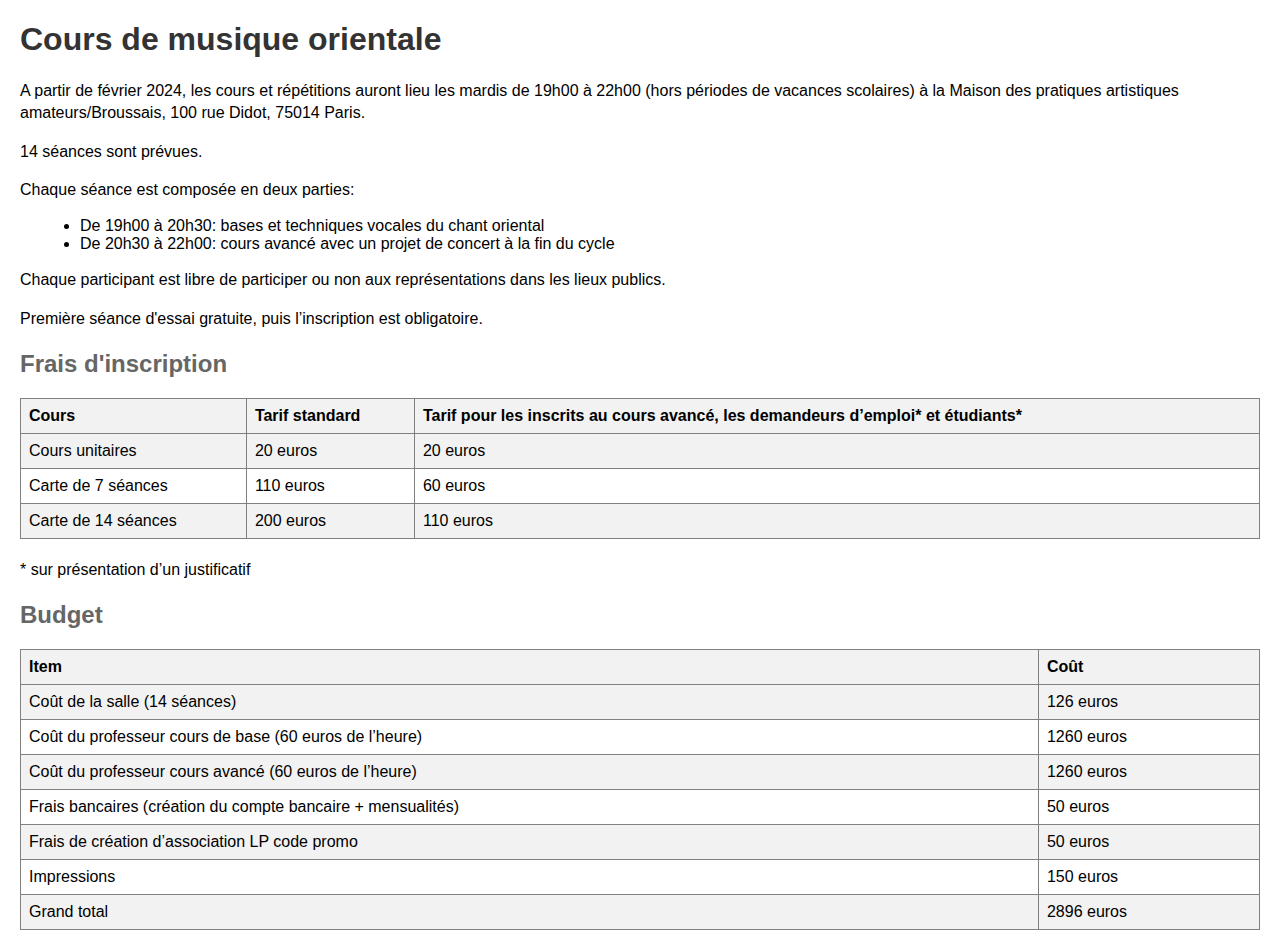
<file: test_alex.html>
<!DOCTYPE html>
<html>
<head>
    <meta charset="UTF-8">
    <title>Cours de musique orientale</title>
    <link rel="stylesheet" type="text/css" href="test_alex.css">
    <meta name="viewport" content="width=device-width, initial-scale=1.0">
</head>
<body>
    <h1>Cours de musique orientale</h1>
    <p>A partir de février 2024, les cours et répétitions auront lieu les mardis de 19h00 à 22h00 (hors périodes de vacances scolaires) à la Maison des pratiques artistiques amateurs/Broussais, 100 rue Didot, 75014 Paris.</p>

    <p>14 séances sont prévues.</p>

    <p>Chaque séance est composée en deux parties:</p>
    <ul>
        <li>De 19h00 à 20h30: bases et techniques vocales du chant oriental</li>
        <li>De 20h30 à 22h00: cours avancé avec un projet de concert à la fin du cycle</li>
    </ul>

    <p>Chaque participant est libre de participer ou non aux représentations dans les lieux publics.</p>

    <p>Première séance d'essai gratuite, puis l’inscription est obligatoire.</p>

    <h2>Frais d'inscription</h2>

    <table border="1">
        <tr>
            <th>Cours</th>
            <th>Tarif standard</th>
            <th>Tarif pour les inscrits au cours avancé, les demandeurs d’emploi* et étudiants*</th>
        </tr>
        <tr>
            <td>Cours unitaires</td>
            <td>20 euros</td>
            <td>20 euros</td>
        </tr>
        <tr>
            <td>Carte de 7 séances</td>
            <td>110 euros</td>
            <td>60 euros</td>
        </tr>
        <tr>
            <td>Carte de 14 séances</td>
            <td>200 euros</td>
            <td>110 euros</td>
        </tr>
    </table>
    
    <p>* sur présentation d’un justificatif</p>

    <h2>Budget</h2>

    <table border="1">
        <tr>
            <th>Item</th>
            <th>Coût</th>
        </tr>
        <tr>
            <td>Coût de la salle (14 séances)</td>
            <td>126 euros</td>
        </tr>
        <tr>
            <td>Coût du professeur cours de base (60 euros de l’heure)</td>
            <td>1260 euros</td>
        </tr>
        <tr>
            <td>Coût du professeur cours avancé (60 euros de l’heure)</td>
            <td>1260 euros</td>
        </tr>
        <tr>
            <td>Frais bancaires (création du compte bancaire + mensualités)</td>
            <td>50 euros</td>
        </tr>
        <tr>
            <td>Frais de création d’association LP code promo</td>
            <td>50 euros</td>
        </tr>
        <tr>
            <td>Impressions</td>
            <td>150 euros</td>
        </tr>
        <tr>
            <td>Grand total</td>
            <td>2896 euros</td>
        </tr>
    </table>
</body>
</html>
</file>
<file: main.css>
@import url('https://fonts.googleapis.com/css?family=Roboto:100,300,400,500,700,900');
body {
    margin: 0px;
    padding: 0px;
    font-family: 'Roboto';
    font-size: 18px;
    padding-bottom: 100px;
    background-color: #fafaf8;
}
a {
    color: #2a7ae2;
    font-weight: bold;
    text-decoration: none;
}
a:hover {
    text-decoration: underline;
}
#column {
    width: 800px;
    max-width: 100%;
    margin: 20px auto;
}
#right_block {
    width: 200px;
    padding: 0px 20px;
    float: right;
    position: relative;
    text-align: center;
}
#right_block #phil_image {
    width: 100%;
    margin: 0px 0px;
    border-radius: 50%;
    border: 2px solid #ddd;
    box-shadow: 0 2px 12px rgba(0, 0, 0, 0.08);
}
#name {
    font-size: 48px;
    font-weight: 500;
    margin-bottom: 10px;
    color: #213269;
    letter-spacing: 1px;
}
#right_block a {
    color: #2a7ae2;
    text-decoration: none;
    display: inline-block;
    padding: 3px 10px;
    margin: 2px 0;
    border-radius: 14px;
    font-size: 15px;
    transition: background-color 0.2s;
}
#right_block a:hover {
    background-color: #eef2fa;
    color: #213269;
    text-decoration: none;
}
#first_block {
    font-size: 18px;
    line-height: 1.5;
    margin-top: 40px;
    margin-bottom: 20px;
}
.header {
    font-size: 28px;
    font-weight: 300;
    margin: 10px 0px;
}
.pubs {
    position: relative;
    overflow: hidden;
}
.pub {
    margin: 30px 0px;
    line-height: 1.5;
    position: relative;
    overflow: hidden;
}
.pub .title {
    font-weight: 500;
}
.pub .figure {
    width: 170px;
    padding-right: 10px;
    float: left;
}
.pub .conference {
    font-weight: 300;
}
.pub .links a {
    padding: 10px;
    font-weight: 500;
}
.pixel {
    opacity: 0;
    width: 0px; height: 0px;
}
.section {
    width: 800px;
    max-width: calc(100% - 40px);
    margin: 20px auto;
    margin-top: 40px;
    background: #fff;
    border: 1px solid #eee;
    border-radius: 8px;
    padding: 24px 28px;
    border-left: 3px solid #b8c8e8;
}
.section_title {
    font-size: 26px;
    font-weight: 500;
    margin: 0 0 12px 0;
    color: #213269;
}
.section li {
    margin-bottom: 10px;
}
/* Publication list from paper data */
#paper_data {
    max-width: 800px;
    margin: 40px auto;
    padding: 0 20px;
}
#paper_data > summary {
    font-size: 20px;
    font-weight: 400;
    color: #7a8aaa;
    cursor: pointer;
    padding: 8px 0;
    list-style: none;
    user-select: none;
}
#paper_data > summary::-webkit-details-marker { display: none; }
#paper_data > summary::before {
    content: '▸ ';
    font-size: 16px;
}
#paper_data[open] > summary::before {
    content: '▾ ';
}
#paper_data > summary:hover {
    color: #213269;
}
.paper-entry {
    display: block;
    padding: 12px 0;
    border-bottom: 1px solid #eee;
}
.paper-entry:last-child {
    border-bottom: none;
}
.paper-entry::before {
    content: attr(data-full-title);
    font-weight: 500;
    font-size: 16px;
    color: #333;
}
.paper-entry::after {
    content: ' — ' attr(data-venue) ' — ' attr(data-coauthors);
    font-size: 14px;
    font-weight: 300;
    color: #666;
}
@media (max-width: 768px) {
    #name {
        text-align: center;
    }
    #right_block {
        /* not float right, just center */
        float: none;
        margin: 0px auto;
    }
    #intro_para {
        padding: 0px 20px;
        padding-top: 20px;
    }
}
</file>
<file: garden.css>
@import url('https://fonts.googleapis.com/css?family=Roboto:300,400,500,700,900');
@import url('https://fonts.googleapis.com/css?family=Roboto+Condensed:300,400,700');

#garden_container {
    margin: 0 auto;
    /* max-width: 1000px; */
    overflow-x: auto;
    /* border: 1px solid #666; */
    position: relative;
    /* margin-bottom: 100px; */
}
#garden {
    /* background handled by SVG gradient */
    /* width: 1000px; */
}
#garden_title, #coauthor_hall_of_fame {
}
#coauthor_hall_of_fame {
    max-width: 1000px;
    margin: 0 auto;
}
#garden_title {
    margin-top: 50px;
    margin-bottom: 0;
    background: linear-gradient(180deg, #eaeff8, #eef2fa);
    font-size: 42px;
    line-height: 100px;
    font-weight: 500;
    letter-spacing: 3px;
    text-align: center;
    width: 100%;
    color: #213269;
    font-family: "Roboto Condensed";
    text-shadow: 0 1px 4px rgba(33, 50, 105, 0.1);
}
.grass {
    /* fill applied via SVG gradient */
}
.clouds {
    /* fill applied via SVG gradient */
}
.stem {
    stroke: #1a7d6d;
    stroke-width: 2.5;
    fill: none;
    stroke-linecap: round;
}
.root_stem {
    stroke: #1a7d6d;
    stroke-width: 4;
    stroke-linecap: round;
}
.petal {
    transition: fill 0.2s;
}
.flower {
    cursor: pointer;
}
.flower .flower_subgroup {
    filter: drop-shadow(0 2px 3px rgba(0,0,0,0.10));
}
.flower:hover .flower_subgroup {
    transform: scale(1.2);
    transition: transform 0.2s;
    filter: drop-shadow(0 3px 6px rgba(0,0,0,0.15));
}
.flower:hover .petal {
    opacity: 1 !important;
    cursor: pointer;
}
.selected_flower .flower_subgroup {
    transform: scale(1.5);
    transition: transform 0.2s;
}
.direction-label {
    font-size: 16px;
    font-weight: 500;
    text-anchor: middle;
    fill: #333;
}
#flower_template {
    display: none;
}
.plant_label0 {
    font-weight: 500;
    font-size: 20px;
}
.plant_label1 {
    font-weight: 300;
    font-size: 18px;
}
.paper_label0 {
    cursor: pointer;
    font-weight: 500;
    font-size: 16px;
}
.paper_label1, .paper_label2, .paper_label3 {
    cursor: pointer;
    font-weight: 300;
    font-size: 14px;
}
.left_child_title {
    text-anchor: end;
}
.indirect_connection {
    stroke: rgba(19, 150, 84, 0.4);
    stroke-width: 2;
    stroke-dasharray: 4 3;
}
.title {
    font-family: "Roboto Condensed";
    font-size: 50px;
    font-weight: 700;
    fill: #213269;
    text-anchor: middle;
    dominant-baseline: middle;
}

/* coauthor hall of fame */
#coauthor_hall_of_fame {
    margin-top: 20px;
}
#coauthor_title {
    font-size: 24px;
    font-weight: 500;
    margin-bottom: 10px;
    text-align: center;
}
#coauthor_list {
    display: flex;
    flex-wrap: wrap;
    justify-content: center;
    gap: 8px;
}
.coauthor {
    font-size: 17px;
    padding: 4px 0;
    width: calc(20% - 8px);
    text-align: center;
    line-height: 1.8;
    cursor: pointer;
    background: #f0f0f5;
    border-radius: 16px;
    transition: background-color 0.2s;
    box-sizing: border-box;
}
.coauthor:hover {
    background: #e0e0ee;
}
.selected_coauthor {
    font-weight: 500;
    background: #d8d8ee;
    text-decoration: none;
}
/* paper modal */

#paper_modal_backdrop {
    position: fixed;
    top: 0;
    left: 0;
    right: 0;
    bottom: 0;
    background: rgba(0, 0, 0, 0.25);
    backdrop-filter: blur(4px);
    -webkit-backdrop-filter: blur(4px);
    z-index: 999;
    display: none;
}
#paper_modal {
    position: fixed;
    top: 50%;
    left: 50%;
    width: 520px;
    max-width: 90vw;
    max-height: 85vh;
    overflow-y: auto;
    transform: translate(-50%, -50%);
    background-color: #fff;
    z-index: 1000;
    box-shadow: 0 8px 32px rgba(0, 0, 0, 0.12), 0 2px 8px rgba(0, 0, 0, 0.08);
    padding: 28px;
    box-sizing: border-box;
    display: none;
    border-radius: 12px;
    border: 1px solid rgba(0, 0, 0, 0.06);
}
#paper_modal_close {
    position: absolute;
    top: 8px;
    right: 8px;
    padding: 8px;
    cursor: pointer;
    font-size: 18px;
    font-weight: 400;
    color: #666;
    border-radius: 50%;
    width: 36px;
    height: 36px;
    display: flex;
    align-items: center;
    justify-content: center;
    transition: background-color 0.2s, color 0.2s;
    line-height: 1;
}
#paper_modal_close:hover {
    background-color: #f0f0f0;
    color: #333;
}

#paper_modal_title {
    font-size: 20px;
    font-weight: 500;
    margin-bottom: 10px;
    display: inline;
}
#paper_modal_venue {
    font-size: 16px;
    font-weight: 300;
    margin-bottom: 10px;
    display: inline;
}
#paper_modal_content {
    font-size: 18px;
    margin-bottom: 10px;
    margin-top: 10px;
}
#paper_modal_links {
    margin-top: 14px;
    text-align: center;
}
#paper_modal_links a {
    display: inline-block;
    padding: 6px 16px;
    margin: 4px 4px;
    border-radius: 16px;
    background: #f0f0f5;
    color: #2a7ae2;
    font-size: 15px;
    font-weight: 500;
    text-decoration: none;
    transition: background-color 0.2s;
}
#paper_modal_links a:hover {
    background: #e0e0ee;
    text-decoration: none;
}
/* Scroll hint for mobile */
#garden_scroll_hint {
    display: none;
    text-align: center;
    font-size: 14px;
    color: #999;
    padding: 8px 0;
    font-family: "Roboto Condensed";
    letter-spacing: 1px;
}
#garden_title_scroll_hint {
    display: none;
    font-size: 14px;
    color: #7a8ab0;
    font-weight: 400;
    letter-spacing: 0;
}

/* Keyframe animations */
@keyframes fade-hint {
    0%, 70% { opacity: 1; }
    100% { opacity: 0; }
}

@media (max-width: 768px) {
    #garden_title {
        font-size: 24px;
        letter-spacing: 1px;
        line-height: 70px;
        display: flex;
        align-items: center;
        justify-content: center;
        gap: 12px;
    }
    #garden_scroll_hint {
        display: block;
        animation: fade-hint 4s ease-in-out forwards;
    }
    #garden_title_scroll_hint {
        display: inline;
    }
}
</file>
<file: test_alex.css>
/* Apply styles to the body element */
body {
    font-family: Arial, sans-serif;
    margin: 20px;
}

/* Style for the main heading */
h1 {
    color: #333;
}

/* Style for subheadings */
h2 {
    color: #666;
}

/* Style for paragraphs */
p {
    line-height: 1.4;
}

/* Style for unordered lists */
ul {
    list-style-type: disc;
    margin-left: 20px;
}

/* Style for tables */
table {
    width: 100%;
    border-collapse: collapse;
    margin-bottom: 20px;
}

/* Style for table headers */
th {
    background-color: #f2f2f2;
    text-align: left;
    padding: 8px;
}

/* Style for table cells */
td {
    padding: 8px;
}

/* Style for table rows */
tr:nth-child(even) {
    background-color: #f2f2f2;
}

/* Apply styles to links */
a {
    color: #007bff;
    text-decoration: none;
}

/* Change link color on hover */
a:hover {
    color: #0056b3;
}
</file>
